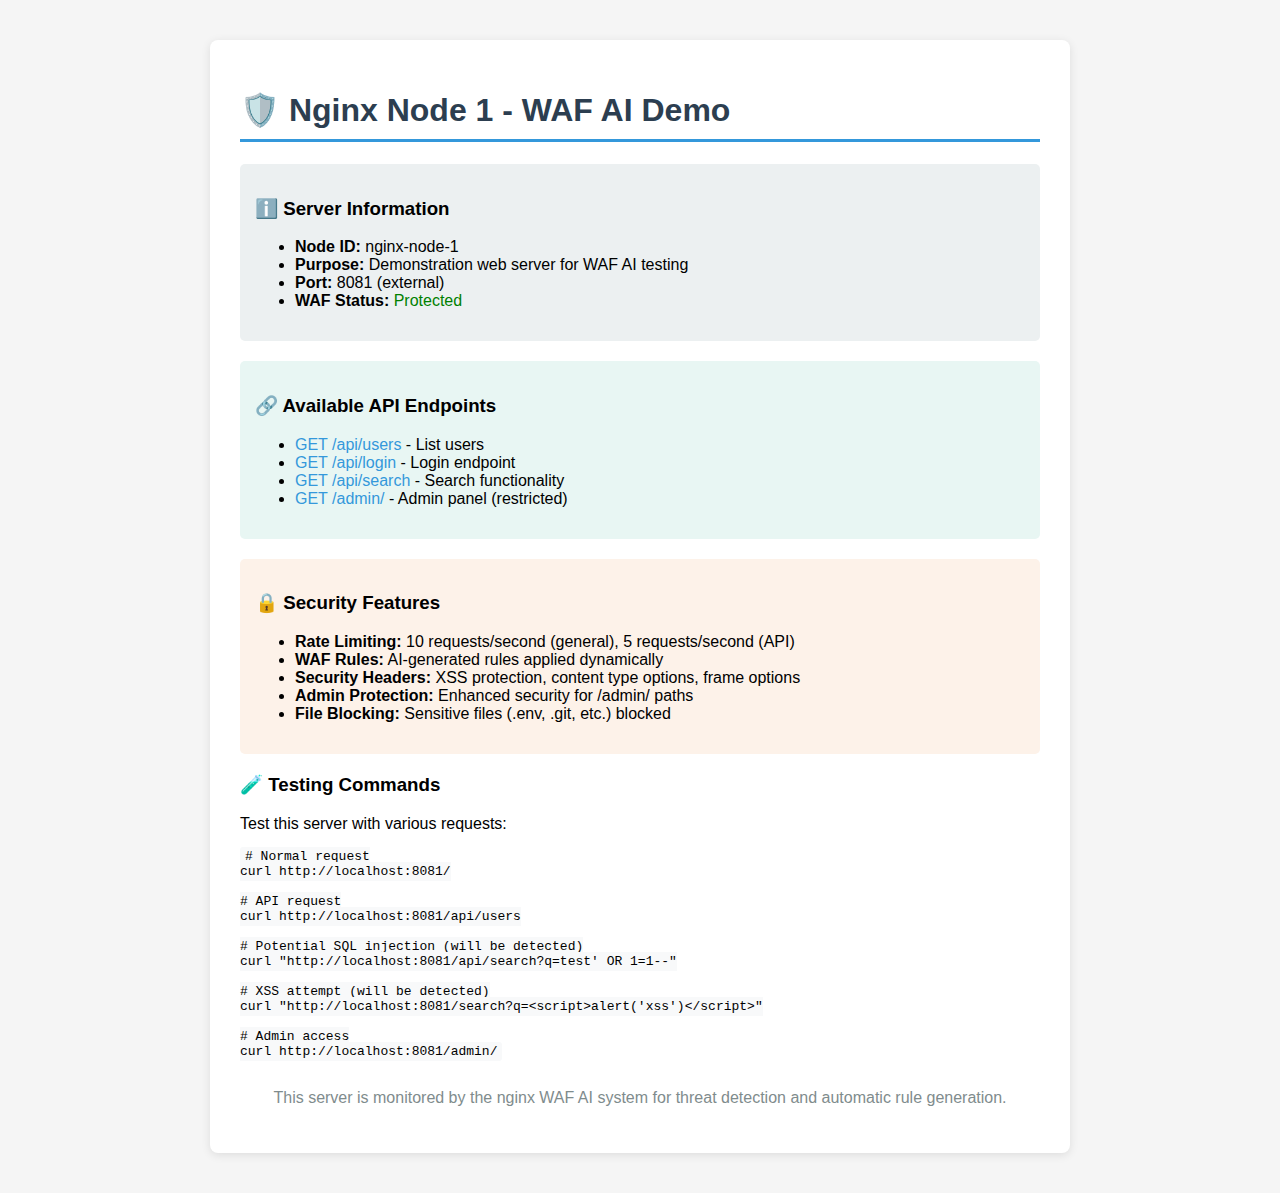
<file: docker/nginx-node-1/html/index.html>
<!DOCTYPE html>
<html lang="en">
<head>
    <meta charset="UTF-8">
    <meta name="viewport" content="width=device-width, initial-scale=1.0">
    <title>Nginx Node 1 - WAF AI Demo</title>
    <style>
        body { font-family: Arial, sans-serif; margin: 40px; background-color: #f5f5f5; }
        .container { max-width: 800px; margin: 0 auto; background: white; padding: 30px; border-radius: 8px; box-shadow: 0 2px 10px rgba(0,0,0,0.1); }
        h1 { color: #2c3e50; border-bottom: 3px solid #3498db; padding-bottom: 10px; }
        .info { background: #ecf0f1; padding: 15px; border-radius: 5px; margin: 20px 0; }
        .api-list { background: #e8f6f3; padding: 15px; border-radius: 5px; margin: 20px 0; }
        .security { background: #fdf2e9; padding: 15px; border-radius: 5px; margin: 20px 0; }
        a { color: #3498db; text-decoration: none; }
        a:hover { text-decoration: underline; }
        code { background: #f8f9fa; padding: 2px 5px; border-radius: 3px; font-family: monospace; }
    </style>
</head>
<body>
    <div class="container">
        <h1>🛡️ Nginx Node 1 - WAF AI Demo</h1>
        
        <div class="info">
            <h3>ℹ️ Server Information</h3>
            <ul>
                <li><strong>Node ID:</strong> nginx-node-1</li>
                <li><strong>Purpose:</strong> Demonstration web server for WAF AI testing</li>
                <li><strong>Port:</strong> 8081 (external)</li>
                <li><strong>WAF Status:</strong> <span style="color: green;">Protected</span></li>
            </ul>
        </div>

        <div class="api-list">
            <h3>🔗 Available API Endpoints</h3>
            <ul>
                <li><a href="/api/users">GET /api/users</a> - List users</li>
                <li><a href="/api/login">GET /api/login</a> - Login endpoint</li>
                <li><a href="/api/search">GET /api/search</a> - Search functionality</li>
                <li><a href="/admin/">GET /admin/</a> - Admin panel (restricted)</li>
            </ul>
        </div>

        <div class="security">
            <h3>🔒 Security Features</h3>
            <ul>
                <li><strong>Rate Limiting:</strong> 10 requests/second (general), 5 requests/second (API)</li>
                <li><strong>WAF Rules:</strong> AI-generated rules applied dynamically</li>
                <li><strong>Security Headers:</strong> XSS protection, content type options, frame options</li>
                <li><strong>Admin Protection:</strong> Enhanced security for /admin/ paths</li>
                <li><strong>File Blocking:</strong> Sensitive files (.env, .git, etc.) blocked</li>
            </ul>
        </div>

        <h3>🧪 Testing Commands</h3>
        <p>Test this server with various requests:</p>
        <pre><code># Normal request
curl http://localhost:8081/

# API request
curl http://localhost:8081/api/users

# Potential SQL injection (will be detected)
curl "http://localhost:8081/api/search?q=test' OR 1=1--"

# XSS attempt (will be detected)
curl "http://localhost:8081/search?q=&lt;script&gt;alert('xss')&lt;/script&gt;"

# Admin access
curl http://localhost:8081/admin/</code></pre>

        <p style="margin-top: 30px; text-align: center; color: #7f8c8d;">
            This server is monitored by the nginx WAF AI system for threat detection and automatic rule generation.
        </p>
    </div>
</body>
</html>
</file>
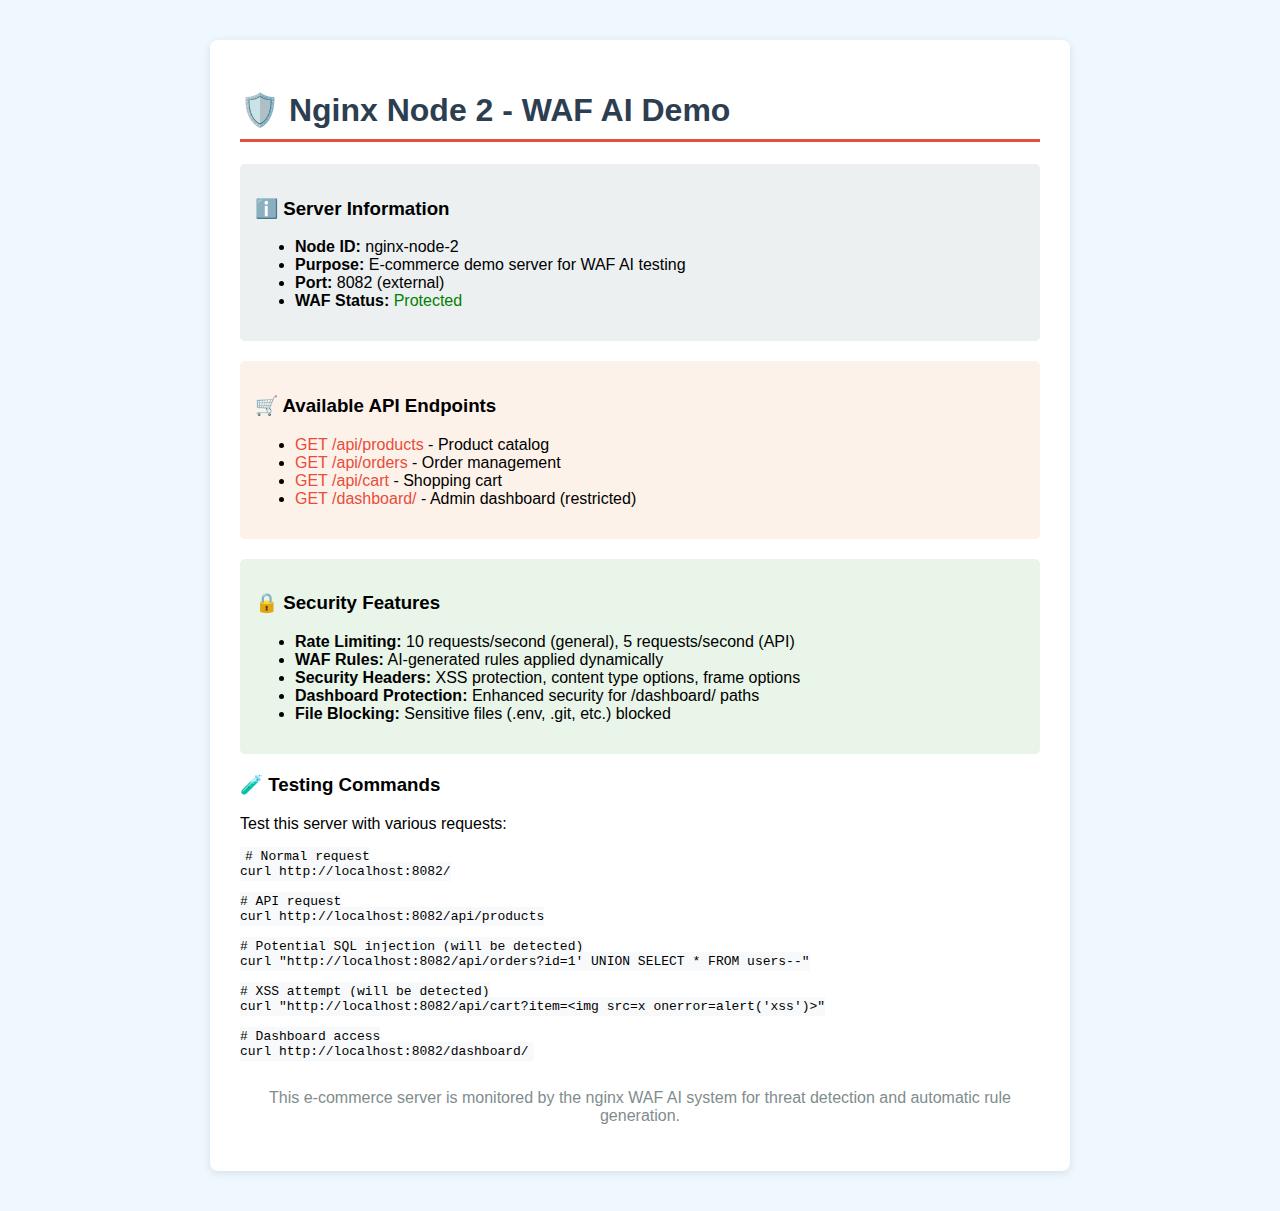
<file: docker/nginx-node-2/html/index.html>
<!DOCTYPE html>
<html lang="en">
<head>
    <meta charset="UTF-8">
    <meta name="viewport" content="width=device-width, initial-scale=1.0">
    <title>Nginx Node 2 - WAF AI Demo</title>
    <style>
        body { font-family: Arial, sans-serif; margin: 40px; background-color: #f0f8ff; }
        .container { max-width: 800px; margin: 0 auto; background: white; padding: 30px; border-radius: 8px; box-shadow: 0 2px 10px rgba(0,0,0,0.1); }
        h1 { color: #2c3e50; border-bottom: 3px solid #e74c3c; padding-bottom: 10px; }
        .info { background: #ecf0f1; padding: 15px; border-radius: 5px; margin: 20px 0; }
        .api-list { background: #fdf2e9; padding: 15px; border-radius: 5px; margin: 20px 0; }
        .security { background: #e8f5e8; padding: 15px; border-radius: 5px; margin: 20px 0; }
        a { color: #e74c3c; text-decoration: none; }
        a:hover { text-decoration: underline; }
        code { background: #f8f9fa; padding: 2px 5px; border-radius: 3px; font-family: monospace; }
    </style>
</head>
<body>
    <div class="container">
        <h1>🛡️ Nginx Node 2 - WAF AI Demo</h1>
        
        <div class="info">
            <h3>ℹ️ Server Information</h3>
            <ul>
                <li><strong>Node ID:</strong> nginx-node-2</li>
                <li><strong>Purpose:</strong> E-commerce demo server for WAF AI testing</li>
                <li><strong>Port:</strong> 8082 (external)</li>
                <li><strong>WAF Status:</strong> <span style="color: green;">Protected</span></li>
            </ul>
        </div>

        <div class="api-list">
            <h3>🛒 Available API Endpoints</h3>
            <ul>
                <li><a href="/api/products">GET /api/products</a> - Product catalog</li>
                <li><a href="/api/orders">GET /api/orders</a> - Order management</li>
                <li><a href="/api/cart">GET /api/cart</a> - Shopping cart</li>
                <li><a href="/dashboard/">GET /dashboard/</a> - Admin dashboard (restricted)</li>
            </ul>
        </div>

        <div class="security">
            <h3>🔒 Security Features</h3>
            <ul>
                <li><strong>Rate Limiting:</strong> 10 requests/second (general), 5 requests/second (API)</li>
                <li><strong>WAF Rules:</strong> AI-generated rules applied dynamically</li>
                <li><strong>Security Headers:</strong> XSS protection, content type options, frame options</li>
                <li><strong>Dashboard Protection:</strong> Enhanced security for /dashboard/ paths</li>
                <li><strong>File Blocking:</strong> Sensitive files (.env, .git, etc.) blocked</li>
            </ul>
        </div>

        <h3>🧪 Testing Commands</h3>
        <p>Test this server with various requests:</p>
        <pre><code># Normal request
curl http://localhost:8082/

# API request
curl http://localhost:8082/api/products

# Potential SQL injection (will be detected)
curl "http://localhost:8082/api/orders?id=1' UNION SELECT * FROM users--"

# XSS attempt (will be detected)
curl "http://localhost:8082/api/cart?item=&lt;img src=x onerror=alert('xss')&gt;"

# Dashboard access
curl http://localhost:8082/dashboard/</code></pre>

        <p style="margin-top: 30px; text-align: center; color: #7f8c8d;">
            This e-commerce server is monitored by the nginx WAF AI system for threat detection and automatic rule generation.
        </p>
    </div>
</body>
</html>
</file>
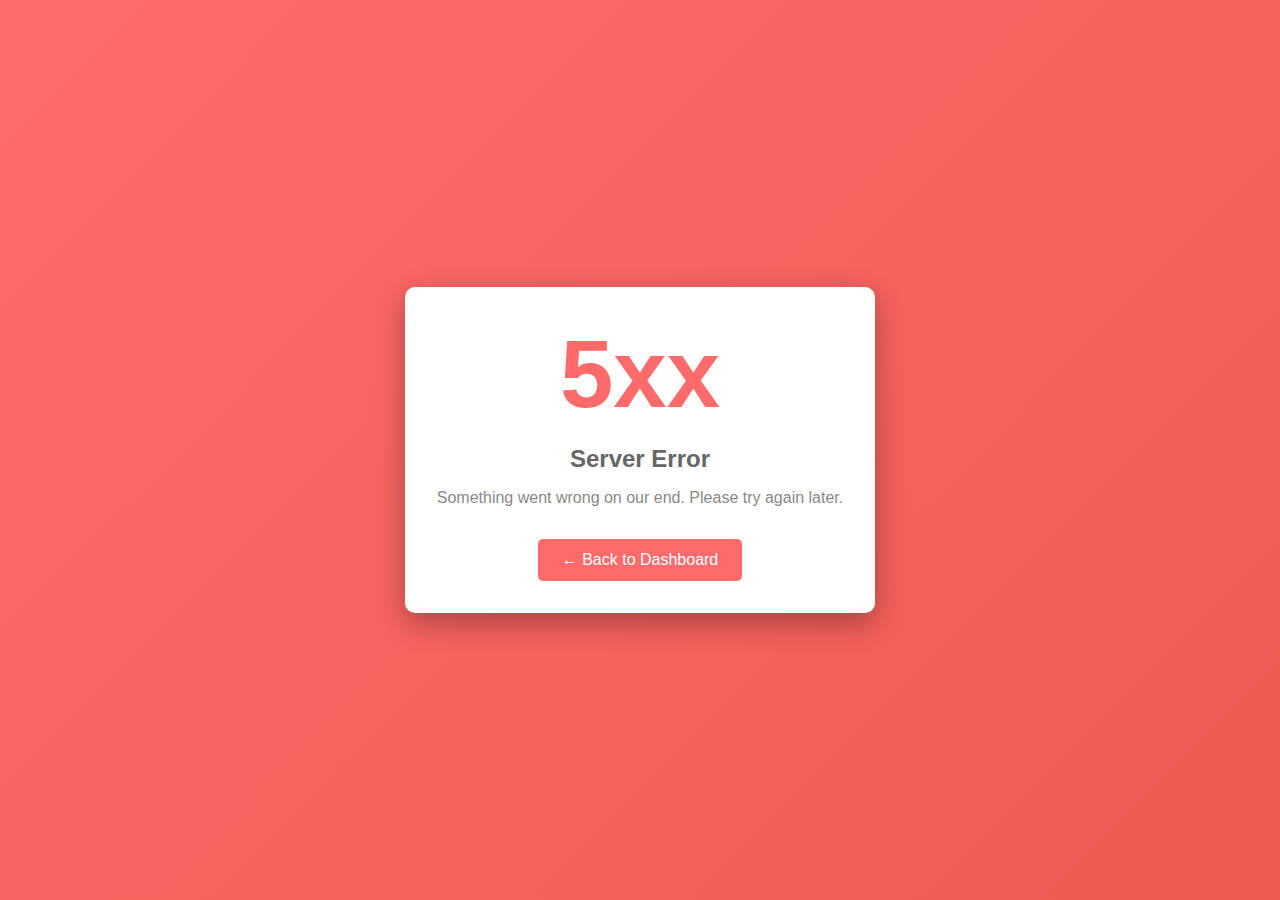
<file: ui/50x.html>
<!DOCTYPE html>
<html lang="en">
<head>
    <meta charset="UTF-8">
    <meta name="viewport" content="width=device-width, initial-scale=1.0">
    <title>Server Error | WAF AI Dashboard</title>
    <style>
        body {
            font-family: -apple-system, BlinkMacSystemFont, 'Segoe UI', Roboto, sans-serif;
            margin: 0;
            padding: 0;
            background: linear-gradient(135deg, #ff6b6b 0%, #ee5a52 100%);
            color: #333;
            display: flex;
            align-items: center;
            justify-content: center;
            min-height: 100vh;
        }
        .error-container {
            text-align: center;
            background: white;
            padding: 2rem;
            border-radius: 10px;
            box-shadow: 0 10px 30px rgba(0,0,0,0.3);
            max-width: 500px;
        }
        .error-code {
            font-size: 6rem;
            font-weight: bold;
            color: #ff6b6b;
            margin: 0;
        }
        .error-message {
            font-size: 1.5rem;
            margin: 1rem 0;
            color: #666;
        }
        .error-description {
            font-size: 1rem;
            color: #888;
            margin-bottom: 2rem;
        }
        .back-button {
            display: inline-block;
            padding: 12px 24px;
            background: #ff6b6b;
            color: white;
            text-decoration: none;
            border-radius: 5px;
            transition: background 0.3s;
        }
        .back-button:hover {
            background: #ff5252;
        }
    </style>
</head>
<body>
    <div class="error-container">
        <h1 class="error-code">5xx</h1>
        <h2 class="error-message">Server Error</h2>
        <p class="error-description">
            Something went wrong on our end. Please try again later.
        </p>
        <a href="/" class="back-button">← Back to Dashboard</a>
    </div>
</body>
</html>
</file>
